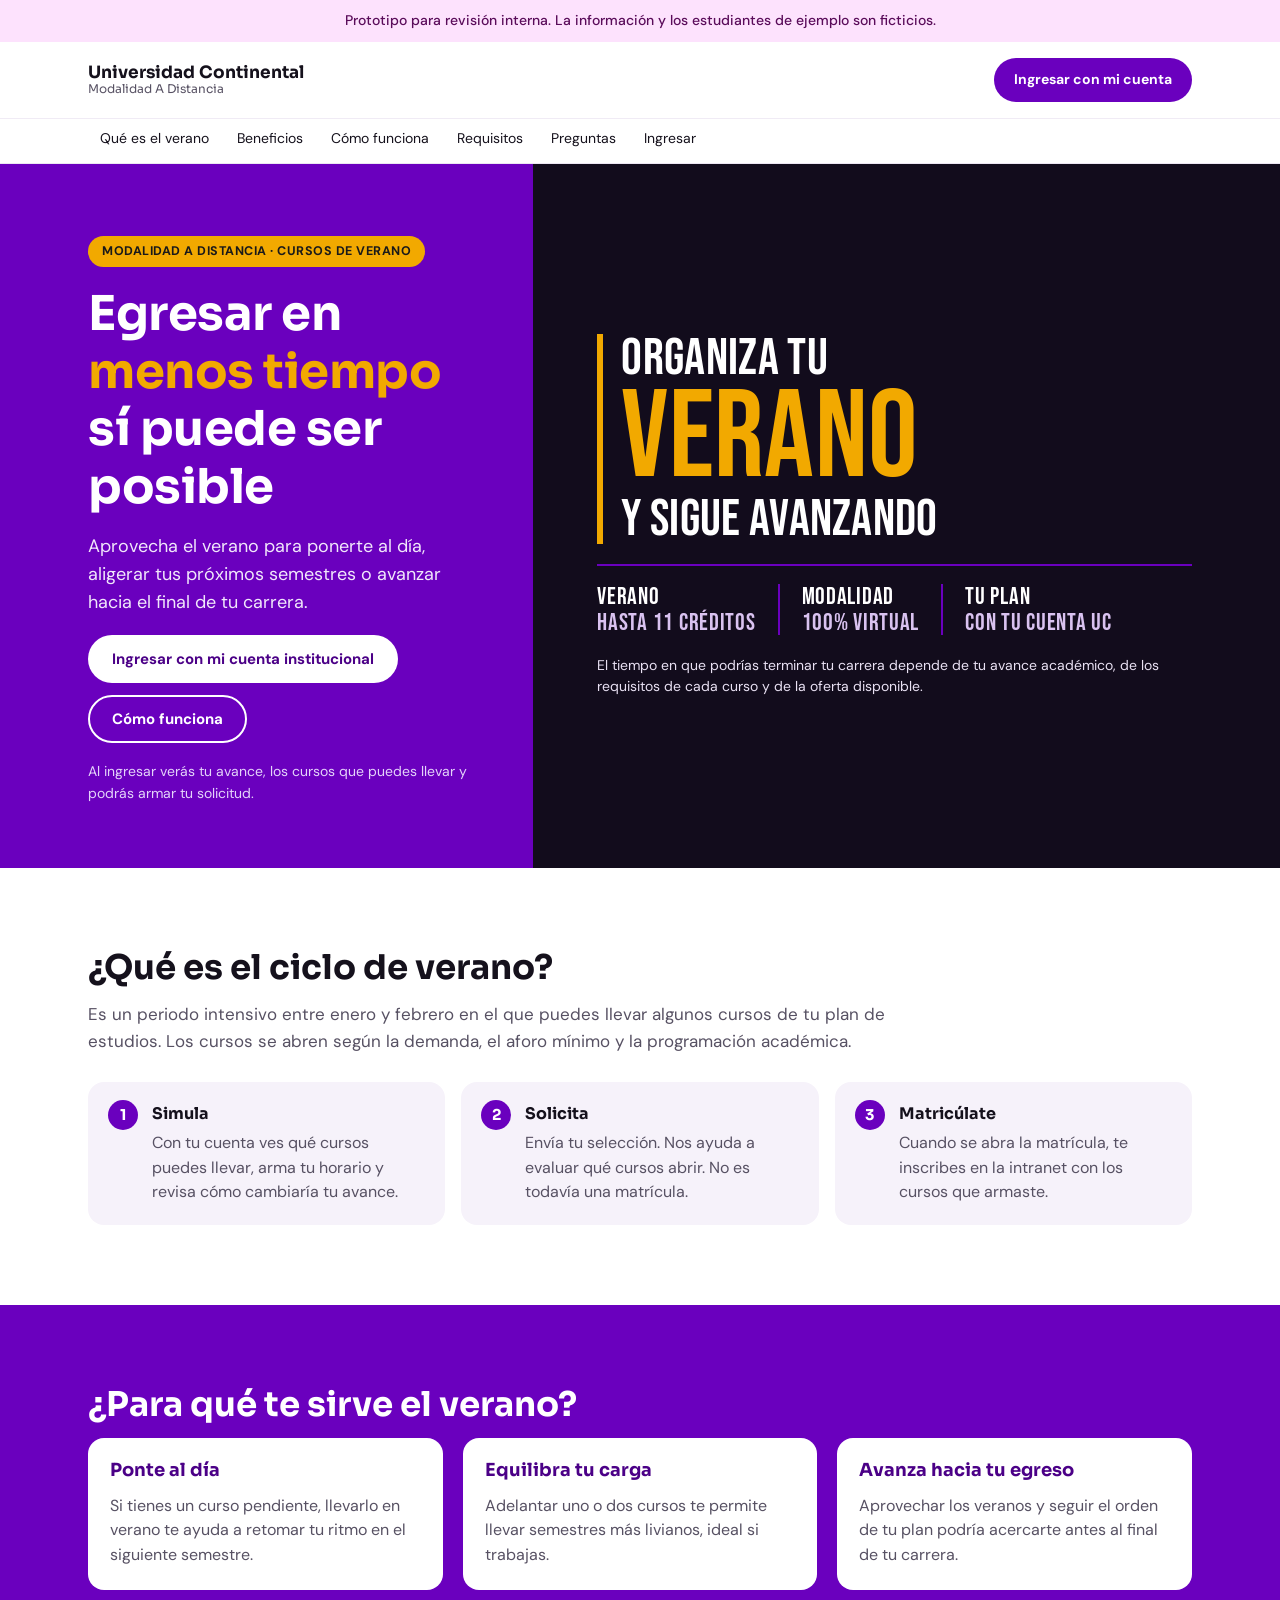
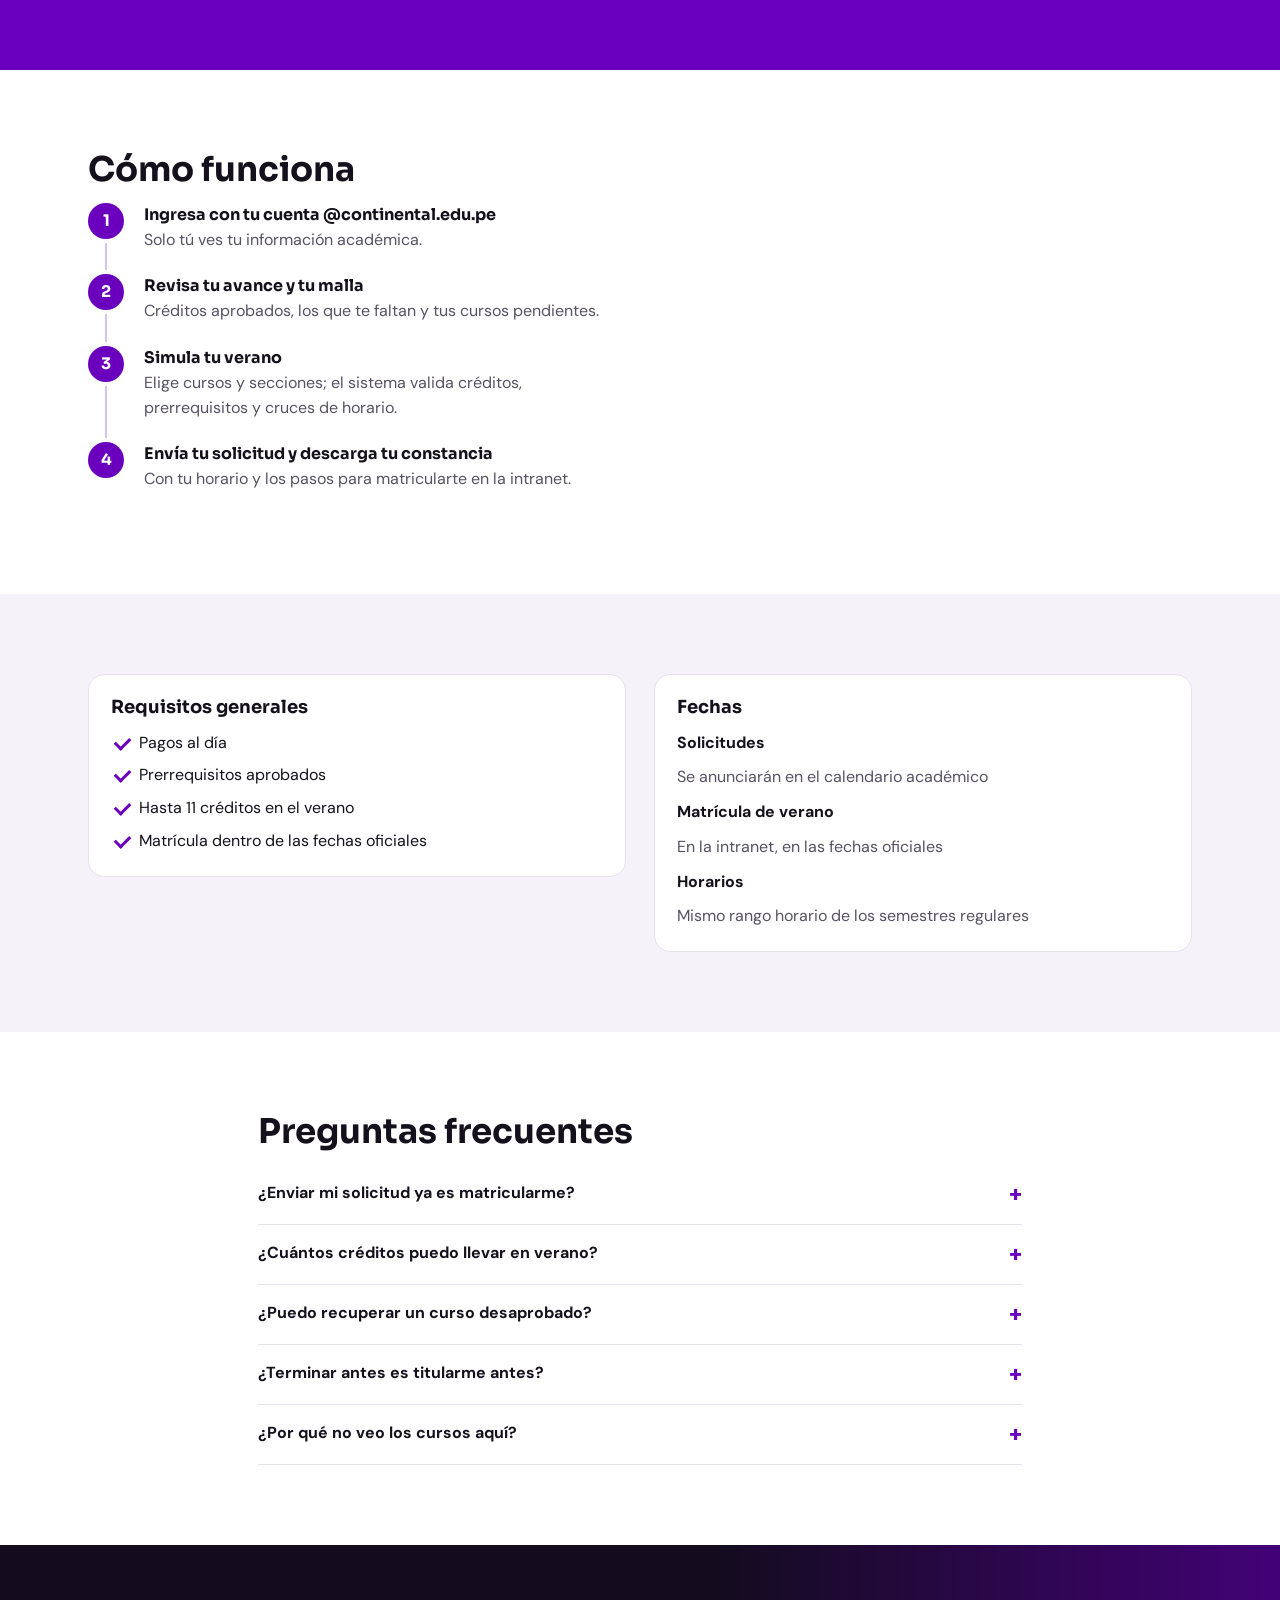
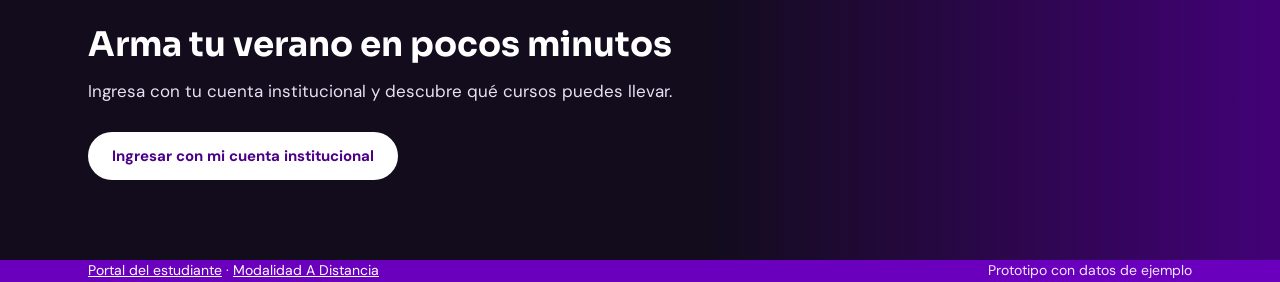
<file: index.html>
<!doctype html>
<html lang="es">
<head>
<meta charset="utf-8">
<meta name="viewport" content="width=device-width, initial-scale=1">
<title>Cursos de verano · Universidad Continental · Modalidad A Distancia</title>
<meta name="description" content="Aprovecha el verano para avanzar en tu carrera. Ingresa con tu cuenta institucional para simular y solicitar tus cursos.">
<link rel="preconnect" href="https://fonts.googleapis.com">
<link rel="preconnect" href="https://fonts.gstatic.com" crossorigin>
<link href="https://fonts.googleapis.com/css2?family=Sora:wght@600;700&family=DM+Sans:wght@400;500;700&family=Bebas+Neue&display=swap" rel="stylesheet">
<link rel="stylesheet" href="css/estilos.css">
</head>
<body>
<a class="saltar" href="#contenido">Saltar al contenido</a>
<div class="aviso-datos" role="note">Prototipo para revisión interna. La información y los estudiantes de ejemplo son ficticios.</div>

<header class="cabecera">
  <div class="envoltura cabecera-fila">
    <a class="marca" href="#inicio" aria-label="Universidad Continental · Modalidad A Distancia">
      <img class="logo" src="https://adistancia.ucontinental.edu.pe/assets/img/logo.svg" alt="Universidad Continental · Modalidad A Distancia" onerror="this.parentElement.classList.add('sin-logo');this.remove()">
      <span class="marca-texto"><b>Universidad Continental</b><span>Modalidad A Distancia</span></span>
    </a>
    <a class="btn btn-morado btn-chico solo-escritorio" href="app.html">Ingresar con mi cuenta</a>
  </div>
  <nav class="menu" aria-label="Secciones">
    <div class="envoltura menu-fila">
      <a href="#que-es">Qué es el verano</a>
      <a href="#beneficios">Beneficios</a>
      <a href="#como-funciona">Cómo funciona</a>
      <a href="#requisitos">Requisitos</a>
      <a href="#preguntas">Preguntas</a>
      <a href="app.html">Ingresar</a>
    </div>
  </nav>
</header>

<main id="contenido">
  <section class="hero" id="inicio">
    <div class="hero-texto">
      <span class="pastilla-acento">MODALIDAD A DISTANCIA · CURSOS DE VERANO</span>
      <h1>Egresar en <mark>menos tiempo</mark> sí puede ser posible</h1>
      <p class="hero-sub">Aprovecha el verano para ponerte al día, aligerar tus próximos semestres o avanzar hacia el final de tu carrera.</p>
      <div class="hero-acciones">
        <a class="btn btn-blanco" href="app.html">Ingresar con mi cuenta institucional</a>
        <a class="btn btn-borde-claro" href="#como-funciona">Cómo funciona</a>
      </div>
      <p class="hero-nota">Al ingresar verás tu avance, los cursos que puedes llevar y podrás armar tu solicitud.</p>
    </div>
    <div class="hero-afiche">
      <img class="foto" src="https://ucontinental.edu.pe/site/wp-content/themes/salient-child/img/home-img-1.webp" alt="" onerror="this.remove()">
      <div class="afiche-titulo" aria-hidden="true"><i></i><div><span class="l1">Organiza tu</span><span class="l2">Verano</span><span class="l3">y sigue avanzando</span></div></div>
      <div class="afiche-datos"><div>Verano<span>Hasta 11 créditos</span></div><div>Modalidad<span>100% virtual</span></div><div>Tu plan<span>Con tu cuenta UC</span></div></div>
      <p class="afiche-nota">El tiempo en que podrías terminar tu carrera depende de tu avance académico, de los requisitos de cada curso y de la oferta disponible.</p>
    </div>
  </section>

  <section class="bloque" id="que-es">
    <div class="envoltura">
      <h2>¿Qué es el ciclo de verano?</h2>
      <p class="bajada">Es un periodo intensivo entre enero y febrero en el que puedes llevar algunos cursos de tu plan de estudios. Los cursos se abren según la demanda, el aforo mínimo y la programación académica.</p>
      <ol class="distinciones">
        <li><b>Simula</b><p>Con tu cuenta ves qué cursos puedes llevar, arma tu horario y revisa cómo cambiaría tu avance.</p></li>
        <li><b>Solicita</b><p>Envía tu selección. Nos ayuda a evaluar qué cursos abrir. No es todavía una matrícula.</p></li>
        <li><b>Matricúlate</b><p>Cuando se abra la matrícula, te inscribes en la intranet con los cursos que armaste.</p></li>
      </ol>
    </div>
  </section>

  <section class="bloque bloque-morado" id="beneficios">
    <div class="envoltura">
      <h2>¿Para qué te sirve el verano?</h2>
      <div class="rejilla-3">
        <article class="tarjeta beneficio"><img class="icono" src="https://adistancia.ucontinental.edu.pe/assets/img/icon-certificado-uc.svg" alt="" onerror="this.remove()"><h3>Ponte al día</h3><p>Si tienes un curso pendiente, llevarlo en verano te ayuda a retomar tu ritmo en el siguiente semestre.</p></article>
        <article class="tarjeta beneficio"><img class="icono" src="https://adistancia.ucontinental.edu.pe/assets/img/icon-tutorial-uc.svg" alt="" onerror="this.remove()"><h3>Equilibra tu carga</h3><p>Adelantar uno o dos cursos te permite llevar semestres más livianos, ideal si trabajas.</p></article>
        <article class="tarjeta beneficio"><img class="icono" src="https://adistancia.ucontinental.edu.pe/assets/img/icon-birrete.svg" alt="" onerror="this.remove()"><h3>Avanza hacia tu egreso</h3><p>Aprovechar los veranos y seguir el orden de tu plan podría acercarte antes al final de tu carrera.</p></article>
      </div>
    </div>
  </section>

  <section class="bloque" id="como-funciona">
    <div class="envoltura matricula-grid">
      <div>
        <h2>Cómo funciona</h2>
        <ol class="pasos">
          <li><b>Ingresa con tu cuenta @continental.edu.pe</b><p>Solo tú ves tu información académica.</p></li>
          <li><b>Revisa tu avance y tu malla</b><p>Créditos aprobados, los que te faltan y tus cursos pendientes.</p></li>
          <li><b>Simula tu verano</b><p>Elige cursos y secciones; el sistema valida créditos, prerrequisitos y cruces de horario.</p></li>
          <li><b>Envía tu solicitud y descarga tu constancia</b><p>Con tu horario y los pasos para matricularte en la intranet.</p></li>
        </ol>
      </div>
      <img class="foto-seccion" src="https://adistancia.ucontinental.edu.pe/assets/img/ciencias-de-la-computacion-sm.webp" alt="Estudiante trabajando en su computadora" onerror="this.remove()">
    </div>
  </section>

  <section class="bloque bloque-alterno" id="requisitos">
    <div class="envoltura matricula-grid">
      <div class="tarjeta">
        <h3>Requisitos generales</h3>
        <ul class="lista-check"><li>Pagos al día</li><li>Prerrequisitos aprobados</li><li>Hasta 11 créditos en el verano</li><li>Matrícula dentro de las fechas oficiales</li></ul>
      </div>
      <div class="tarjeta">
        <h3>Fechas</h3>
        <dl class="fechas"><dt>Solicitudes</dt><dd>Se anunciarán en el calendario académico</dd><dt>Matrícula de verano</dt><dd>En la intranet, en las fechas oficiales</dd><dt>Horarios</dt><dd>Mismo rango horario de los semestres regulares</dd></dl>
      </div>
    </div>
  </section>

  <section class="bloque" id="preguntas">
    <div class="envoltura estrecho">
      <h2>Preguntas frecuentes</h2>
      <details class="faq"><summary>¿Enviar mi solicitud ya es matricularme?</summary><p>No. La solicitud nos ayuda a decidir qué cursos abrir. Te matriculas después en la intranet, en las fechas oficiales.</p></details>
      <details class="faq"><summary>¿Cuántos créditos puedo llevar en verano?</summary><p>Hasta 11 créditos.</p></details>
      <details class="faq"><summary>¿Puedo recuperar un curso desaprobado?</summary><p>Sí, si el curso se ofrece en verano. Al ingresar verás cuáles puedes recuperar.</p></details>
      <details class="faq"><summary>¿Terminar antes es titularme antes?</summary><p>No necesariamente. Se refiere a completar los cursos del plan; la titulación tiene sus propios requisitos.</p></details>
      <details class="faq"><summary>¿Por qué no veo los cursos aquí?</summary><p>La información de tu plan y de la oferta es personal: la ves al ingresar con tu cuenta institucional.</p></details>
    </div>
  </section>

  <section class="bloque bloque-oscuro bloque-foto">
    <img class="foto" src="https://ucontinental.edu.pe/site/wp-content/themes/salient-child/img/tu-futuro-es-global.webp" alt="" onerror="this.remove()">
    <div class="envoltura">
      <h2>Arma tu verano en pocos minutos</h2>
      <p class="bajada">Ingresa con tu cuenta institucional y descubre qué cursos puedes llevar.</p>
      <a class="btn btn-blanco" href="app.html">Ingresar con mi cuenta institucional</a>
    </div>
  </section>
</main>

<footer class="pie"><div class="envoltura pie-fila">
  <img src="https://ucontinental.edu.pe/site/wp-content/themes/salient-child/img/logo.svg" alt="Universidad Continental" style="height:32px" onerror="this.remove()">
  <span><a href="https://estudiantes.ucontinental.edu.pe/" target="_blank" rel="noopener">Portal del estudiante</a> · <a href="https://adistancia.ucontinental.edu.pe/" target="_blank" rel="noopener">Modalidad A Distancia</a></span>
  <span>Prototipo con datos de ejemplo</span>
</div></footer>
</body>
</html>
</file>
<file: css/estilos.css>
/* =====================================================================
   Estilos · mobile first · sistema visual sobrio y configurable
   ===================================================================== */
:root{
  --morado:#6A00BE; --morado-osc:#4B0087; --morado-claro:#F3ECFB; --lila:#D9C2F0;
  --noche:#120C1C; --texto:#15111C; --suave:#575163; --linea:#E5E2EB; --alterno:#F8F7FA;
  --verano:#DCEEFF; --verano-txt:#0B3A5B; --verano-borde:#9CCBF0;
  --demo:#FDE2FD; --demo-txt:#5A0C5A;
  --ok:#145C34; --ok-bg:#E3F2EA; --aviso:#7A4B00; --aviso-bg:#FFF3D6;
  --radio:12px; --sombra:0 6px 24px rgba(18,12,28,.08);
  --display:'Sora',system-ui,sans-serif; --sans:'DM Sans',system-ui,sans-serif;
}
*{box-sizing:border-box}
html{scroll-behavior:smooth;scroll-padding-top:120px}
body{margin:0;font-family:var(--sans);font-size:16px;line-height:1.55;color:var(--texto);background:#fff;overflow-x:hidden}
h1,h2,h3{font-family:var(--display);line-height:1.2;margin:0 0 12px}
h2{font-size:clamp(24px,5vw,34px)}
h3{font-size:18px}
p{margin:0 0 12px}
a{color:var(--morado)}
:focus-visible{outline:3px solid var(--morado);outline-offset:2px;border-radius:4px}
.oculto{display:none!important}
.envoltura{max-width:1160px;margin:0 auto;padding:0 20px}
.estrecho{max-width:820px}
.saltar{position:absolute;left:-9999px;top:0;background:#fff;padding:12px;z-index:100}
.saltar:focus{left:12px}

/* Botones: objetivo táctil mínimo de 44 px */
.btn{display:inline-flex;align-items:center;justify-content:center;gap:8px;min-height:48px;padding:0 22px;border-radius:999px;border:2px solid transparent;font:700 15px/1.2 var(--sans);text-decoration:none;cursor:pointer;text-align:center}
.btn-chico{min-height:44px;padding:0 18px;font-size:14px}
.btn-morado{background:var(--morado);color:#fff}
.btn-morado:hover{background:var(--morado-osc);color:#fff}
.btn-blanco{background:#fff;color:var(--morado-osc)}
.btn-blanco:hover{background:var(--morado-claro)}
.btn-borde{background:#fff;border-color:var(--morado);color:var(--morado-osc)}
.btn-borde:hover{background:var(--morado-claro)}
.btn[disabled]{opacity:.55;cursor:not-allowed}
.solo-escritorio{display:none}

/* Aviso de datos (demostración / vista previa) */
.aviso-datos{background:var(--demo);color:var(--demo-txt);font-size:14px;font-weight:500;text-align:center;padding:10px 16px}

/* Cabecera */
.cabecera{position:sticky;top:0;z-index:40;background:var(--noche);color:#fff;border-bottom:3px solid var(--morado)}
.cabecera-fila{display:flex;align-items:center;justify-content:space-between;gap:16px;min-height:64px}
.marca{display:flex;align-items:center;color:#fff;text-decoration:none}
.marca img{height:38px;width:auto;filter:brightness(0) invert(1)}
.marca-texto{font-family:var(--display);font-weight:700;font-size:15px}
.marca-texto span{font-weight:400;color:#D9C2F0}
.menu{background:var(--noche);border-top:1px solid #2A2238}
.menu-fila{display:flex;gap:4px;overflow-x:auto;scrollbar-width:none;-webkit-overflow-scrolling:touch}
.menu-fila::-webkit-scrollbar{display:none}
.menu a{flex:none;display:flex;align-items:center;min-height:44px;padding:0 12px;color:#E9E1F3;text-decoration:none;font-size:14px;white-space:nowrap;border-bottom:3px solid transparent}
.menu a:hover{color:#fff;border-bottom-color:var(--lila)}

/* Portada */
.portada{background:var(--noche);color:#fff;padding:40px 0 48px}
.portada-grid{display:grid;gap:32px}
.portada h1{font-size:clamp(32px,8vw,54px);font-weight:700;letter-spacing:-.01em}
.portada h1 mark{background:var(--morado);color:#fff;padding:0 .12em;border-radius:6px;-webkit-box-decoration-break:clone;box-decoration-break:clone}
.portada-sub{font-size:18px;color:#E9E1F3;max-width:52ch}
.portada-acciones{display:flex;flex-wrap:wrap;gap:12px 20px;align-items:center;margin:24px 0 12px}
.enlace-claro{color:#fff;font-weight:500;min-height:44px;display:inline-flex;align-items:center}
.portada-nota{font-size:14px;color:#C8BBD8;margin:0}
.portada-datos{background:#fff;color:var(--texto);border-radius:var(--radio);padding:24px;box-shadow:var(--sombra)}
.datos-clave{list-style:none;margin:0 0 20px;padding:0;display:grid;grid-template-columns:repeat(3,1fr);gap:12px}
.datos-clave li{display:flex;flex-direction:column}
.datos-clave b{font-family:var(--display);font-size:32px;color:var(--morado);line-height:1.1}
.datos-clave span{font-size:13px;color:var(--suave)}
.pista-ejemplo small{display:block;font-size:12px;color:var(--suave);margin-top:8px}
.portada-dato{font-size:14px;color:var(--suave);margin:16px 0 0;padding-top:16px;border-top:1px solid var(--linea)}

/* Pista S/V */
.pista{display:flex;flex-wrap:wrap;gap:4px}
.pista span{min-width:30px;height:28px;padding:0 6px;border-radius:6px;display:inline-flex;align-items:center;justify-content:center;font-size:11.5px;font-weight:700}
.p-s{background:var(--morado);color:#fff}
.p-v{background:var(--verano);color:var(--verano-txt);border:1px solid var(--verano-borde)}
.p-vacio{background:#fff;color:#6E6780;border:1px dashed #B7AEC6}
.p-fin{background:var(--noche);color:#fff}

/* Bloques */
.bloque{padding:56px 0}
.bloque-alterno{background:var(--alterno)}
.bloque-oscuro{background:var(--noche);color:#fff}
.bloque-oscuro .bajada{color:#E9E1F3}
.bajada{font-size:17px;color:var(--suave);max-width:70ch;margin-bottom:28px}
.rejilla-2,.rejilla-3{display:grid;gap:20px}
.tarjeta{background:#fff;border:1px solid var(--linea);border-radius:var(--radio);padding:22px}
.tarjeta p:last-child{margin-bottom:0}

/* Distinciones: consultar / interés / matrícula */
.distinciones{list-style:none;margin:0;padding:0;display:grid;gap:16px;counter-reset:d}
.distinciones li{counter-increment:d;border:1px solid var(--linea);border-radius:var(--radio);padding:20px 20px 20px 64px;position:relative}
.distinciones li::before{content:counter(d);position:absolute;left:20px;top:18px;width:30px;height:30px;border-radius:999px;background:var(--morado);color:#fff;font:700 15px/30px var(--display);text-align:center}
.distinciones b{display:block;font-family:var(--display);margin-bottom:4px}
.distinciones p{margin:0;color:var(--suave)}

/* Beneficios */
.beneficio{border-top:4px solid var(--morado)}
.beneficio h3{color:var(--morado-osc)}

/* Selector y ficha */
.selector{display:flex;flex-direction:column;gap:6px;max-width:460px;margin-bottom:20px}
.selector label{font-weight:700}
select,input{font:inherit;color:var(--texto);min-height:48px;padding:10px 14px;border:1px solid #BDB4CB;border-radius:10px;background:#fff;width:100%}
select:focus,input:focus{border-color:var(--morado)}
.ficha{display:grid;gap:16px;margin-bottom:28px}
.ficha-datos{display:grid;gap:8px}
.ficha-datos p{margin:0;color:var(--suave)}
.recuadro-negro{background:var(--noche);color:#fff;border-radius:var(--radio);padding:20px}
.recuadro-negro small{color:#D9C2F0;font-weight:700;letter-spacing:.04em}
.recuadro-negro h3{margin:6px 0}
.recuadro-negro p{color:#E9E1F3;margin:0}
.nota-carrera{background:var(--aviso-bg);color:var(--aviso);border-radius:10px;padding:12px 14px;font-size:14px}
.nota-origen{background:var(--demo);color:var(--demo-txt);border-radius:10px;padding:12px 14px;font-size:13.5px}

/* Comparación */
.filtros{display:flex;flex-wrap:wrap;gap:8px;margin:0 0 20px}
.chip{min-height:44px;padding:0 16px;border-radius:999px;border:2px solid #D9C2F0;background:#fff;color:var(--morado-osc);font:700 14px var(--sans);cursor:pointer}
.chip[aria-pressed="true"]{background:var(--morado);border-color:var(--morado);color:#fff}
.grupo{border:1px solid var(--linea);border-radius:var(--radio);background:#fff;margin-bottom:14px}
.grupo>summary{list-style:none;cursor:pointer;padding:16px 20px;display:flex;flex-wrap:wrap;justify-content:space-between;align-items:center;gap:8px;min-height:56px}
.grupo>summary::-webkit-details-marker{display:none}
.grupo>summary::after{content:"+";font:700 22px var(--display);color:var(--morado)}
.grupo[open]>summary::after{content:"−"}
.grupo-titulo{font-family:var(--display);font-weight:700;font-size:17px}
.grupo-resumen{font-size:14px;color:var(--suave);flex:1 1 100%}
.opcion{display:grid;gap:12px;padding:16px 20px;border-top:1px solid var(--linea)}
.opcion-cab{display:flex;flex-wrap:wrap;align-items:center;gap:8px}
.opcion-cab b{font-family:var(--display);font-size:16px}
.etiqueta{display:inline-block;padding:3px 10px;border-radius:999px;font-size:12.5px;font-weight:700;background:var(--morado-claro);color:var(--morado-osc)}
.etiqueta-verano{background:var(--verano);color:var(--verano-txt)}
.etiqueta-ok{background:var(--ok-bg);color:var(--ok)}
.opcion-datos{display:grid;grid-template-columns:repeat(2,minmax(0,1fr));gap:8px 16px;font-size:14px;color:var(--suave)}
.opcion-datos b{display:block;color:var(--texto);font-size:15px}

/* Detalle */
.detalle-cab{display:flex;flex-wrap:wrap;gap:12px;justify-content:space-between;align-items:flex-start;margin-bottom:16px}
.resumen-4{display:grid;grid-template-columns:repeat(2,minmax(0,1fr));gap:12px;margin:16px 0}
.resumen-4 div{background:#fff;border:1px solid var(--linea);border-radius:10px;padding:14px}
.resumen-4 small{display:block;color:var(--suave);font-size:13px}
.resumen-4 b{font-family:var(--display);font-size:18px}
.aviso-plan{background:var(--morado-claro);border-left:4px solid var(--morado);border-radius:8px;padding:14px 16px;font-size:14.5px;margin:16px 0}
.anio{margin-top:24px}
.anio>h3{font-size:16px;color:var(--suave);text-transform:uppercase;letter-spacing:.06em}
.periodos{display:grid;gap:12px}
.periodo{background:#fff;border:1px solid var(--linea);border-radius:var(--radio)}
.periodo>summary{list-style:none;cursor:pointer;padding:14px 16px;display:flex;justify-content:space-between;gap:8px;align-items:center;min-height:52px}
.periodo>summary::-webkit-details-marker{display:none}
.periodo.es-verano{border-color:var(--verano-borde);background:#F5FAFF}
.periodo-nombre{font-family:var(--display);font-weight:700}
.periodo-meta{font-size:13px;color:var(--suave)}
.cursos{list-style:none;margin:0;padding:0 16px 14px;display:grid;gap:8px}
.curso{display:grid;gap:6px;padding:10px 12px;border-radius:10px;background:var(--alterno)}
.curso-fila{display:flex;justify-content:space-between;gap:10px}
.curso-nombre{font-weight:700}
.curso-cod{font-size:12.5px;color:var(--suave)}
.curso-etq{display:flex;flex-wrap:wrap;gap:6px}
.casilla{display:flex;align-items:flex-start;gap:10px;min-height:44px;cursor:pointer;font-size:14.5px}
.casilla input{width:22px;min-height:22px;height:22px;margin-top:2px;accent-color:var(--morado);flex:none}
.acciones{display:flex;flex-wrap:wrap;gap:12px;margin-top:20px}
.desplegable{margin-top:16px;border:1px solid var(--linea);border-radius:var(--radio);background:#fff}
.desplegable>summary{cursor:pointer;padding:14px 16px;font-weight:700;min-height:48px}
.desplegable>*:not(summary){padding:0 16px 14px}

/* Cursos clave */
.clave-lista{display:grid;gap:16px}
.clave{border-left:4px solid var(--morado)}
.clave h3{margin-bottom:4px}
.clave .dato{font-family:var(--display);font-weight:700;color:var(--morado-osc)}

/* Interés */
.interes-grid{display:grid;gap:28px}
.item-interes{display:flex;justify-content:space-between;align-items:center;gap:12px;background:#fff;border:1px solid var(--linea);border-radius:10px;padding:12px 14px;margin-bottom:10px}
.contador{font-weight:700;margin:12px 0}
.contador.excede{color:#8E2A1F}
.formulario h3{margin-bottom:6px}
.campo{display:flex;flex-direction:column;gap:6px;margin-bottom:14px}
.campo label{font-weight:700;font-size:14.5px}
.opcional{font-weight:400;color:var(--suave)}
.explica{font-size:14px;color:var(--suave)}
.mensaje{font-size:14.5px;font-weight:700;margin:12px 0;min-height:1em}
.mensaje.ok{color:var(--ok)} .mensaje.error{color:#8E2A1F}
.btn-texto{background:none;border:0;color:var(--morado);font:700 14px var(--sans);cursor:pointer;min-height:44px;padding:0 6px;text-decoration:underline}

/* Matrícula */
.matricula-grid{display:grid;gap:28px}
.pasos{list-style:none;margin:0;padding:0;counter-reset:p}
.pasos li{counter-increment:p;position:relative;padding:0 0 22px 56px}
.pasos li::before{content:counter(p);position:absolute;left:0;top:0;width:36px;height:36px;border-radius:999px;background:var(--morado);color:#fff;font:700 16px/36px var(--display);text-align:center}
.pasos li::after{content:"";position:absolute;left:17px;top:40px;bottom:4px;width:2px;background:var(--lila)}
.pasos li:last-child::after{display:none}
.pasos b{display:block;font-family:var(--display)}
.pasos p{color:var(--suave);margin:0}
.lista-check{list-style:none;margin:0;padding:0;display:grid;gap:8px}
.lista-check li{padding-left:28px;position:relative}
.lista-check li::before{content:"";position:absolute;left:4px;top:6px;width:12px;height:7px;border-left:3px solid var(--morado);border-bottom:3px solid var(--morado);transform:rotate(-45deg)}
.fechas{margin:0;display:grid;gap:10px}
.fechas dt{font-weight:700}
.fechas dd{margin:0;color:var(--suave)}

/* Preguntas */
.faq{border-bottom:1px solid var(--linea)}
.faq>summary{list-style:none;cursor:pointer;display:flex;justify-content:space-between;gap:12px;padding:16px 0;font-weight:700;min-height:48px}
.faq>summary::-webkit-details-marker{display:none}
.faq>summary::after{content:"+";font:700 22px var(--display);color:var(--morado)}
.faq[open]>summary::after{content:"−"}
.faq p{color:var(--suave);padding-bottom:10px}

/* Contacto */
.contacto{background:#1E1530;border:1px solid #3A2F4D;border-radius:var(--radio);padding:22px;color:#fff}
.contacto small{color:#D9C2F0;font-weight:700;letter-spacing:.04em}
.contacto p{color:#E9E1F3}
.contacto a{color:#fff}
.pendiente{display:inline-block;background:var(--aviso-bg);color:var(--aviso);border-radius:8px;padding:4px 10px;font-size:13px;font-weight:700}

/* Pie */
.pie{background:var(--morado);color:#F1E7FB;font-size:14px}
.pie-fila{display:flex;flex-wrap:wrap;gap:12px 24px;justify-content:space-between;align-items:center;padding-top:22px;padding-bottom:22px}
.pie a{color:#fff}
.pie img{height:32px;filter:brightness(0) invert(1)}
.vacio{padding:28px;text-align:center;color:var(--suave);background:#fff;border:1px dashed #CFC6DA;border-radius:var(--radio)}

@media (min-width: 720px){
  .envoltura{padding:0 28px}
  .rejilla-2{grid-template-columns:repeat(2,minmax(0,1fr))}
  .rejilla-3{grid-template-columns:repeat(3,minmax(0,1fr))}
  .distinciones{grid-template-columns:repeat(3,minmax(0,1fr))}
  .resumen-4{grid-template-columns:repeat(4,minmax(0,1fr))}
  .periodos{grid-template-columns:repeat(3,minmax(0,1fr));align-items:start}
  .opcion{grid-template-columns:minmax(0,1.4fr) minmax(0,2fr) auto;align-items:center}
  .opcion-datos{grid-template-columns:repeat(3,minmax(0,1fr))}
  .grupo-resumen{flex:0 1 auto}
  .ficha{grid-template-columns:minmax(0,1fr) minmax(0,1fr)}
}
@media (min-width: 1000px){
  .solo-escritorio{display:inline-flex}
  .portada{padding:64px 0 72px}
  .portada-grid{grid-template-columns:minmax(0,7fr) minmax(0,5fr);align-items:center;gap:48px}
  .interes-grid,.matricula-grid{grid-template-columns:minmax(0,1fr) minmax(0,1fr);align-items:start}
  .clave-lista{grid-template-columns:repeat(2,minmax(0,1fr))}
}
@media (prefers-reduced-motion: reduce){ html{scroll-behavior:auto} *{transition:none!important;animation:none!important} }

/* =====================================================================
   TEMA PORTAL: mismo lenguaje visual de portal-academico-uc
   (encabezado blanco, portada morada y negra con foto y afiche,
   acento ámbar, tipografía Bebas Neue para cifras)
   ===================================================================== */
:root{
  --acento:#F2A900; --poster:'Bebas Neue',Impact,sans-serif; --lila-fondo:#F6F2FA;
  --verano:#FFF1CC; --verano-txt:#5C3D00; --verano-borde:#F2A900;
}
/* Encabezado blanco */
.cabecera{background:#fff;color:var(--texto);border-bottom:1px solid #ECE6F3}
.cabecera-fila{min-height:76px}
.marca{color:var(--texto)}
.marca img{height:44px;width:auto;filter:none}
.marca-texto{display:none}
.marca.sin-logo .marca-texto{display:flex;flex-direction:column;line-height:1.1}
.marca-texto b{font-family:var(--display);font-size:17px}
.marca-texto span{font-size:12px;color:var(--suave)}
.menu{background:#fff;border-top:1px solid #F0EBF5}
.menu a{color:var(--texto)}
.menu a:hover{color:var(--morado);border-bottom-color:var(--morado)}

/* Portada: bloque morado + afiche oscuro con foto */
.hero{display:grid}
.hero-texto{background:var(--morado);color:#fff;padding:44px 20px;display:flex;flex-direction:column;gap:18px;justify-content:center}
.hero-texto h1{font-size:clamp(32px,7vw,48px);font-weight:700;margin:0;letter-spacing:-.01em}
.hero-texto h1 mark{background:none;color:var(--acento);padding:0}
.pastilla-acento{align-self:flex-start;padding:6px 14px;border-radius:999px;background:var(--acento);color:#1A1A1A;font-weight:700;font-size:12.5px;letter-spacing:.04em}
.hero-sub{font-size:18px;color:#F1E7FB;max-width:46ch;margin:0}
.hero-acciones{display:flex;flex-wrap:wrap;gap:12px}
.btn-borde-claro{border-color:#fff;color:#fff;background:transparent}
.btn-borde-claro:hover{background:rgba(255,255,255,.12);color:#fff}
.hero-nota{font-size:14px;color:#E4D3FA;margin:0}
.hero-afiche{position:relative;overflow:hidden;background:var(--noche);color:#fff;padding:44px 20px;display:flex;flex-direction:column;justify-content:center;gap:20px;min-height:360px}
.hero-afiche > *{position:relative;z-index:1}
.hero-afiche > .foto{position:absolute;inset:0;z-index:0;width:100%;height:100%;object-fit:cover}
.hero-afiche::after{content:"";position:absolute;inset:0;z-index:0;background:linear-gradient(90deg,rgba(18,12,28,.94) 0%,rgba(18,12,28,.86) 55%,rgba(18,12,28,.66) 100%)}
.afiche-titulo{display:flex;gap:18px}
.afiche-titulo i{width:6px;background:var(--acento);flex:none}
.afiche-titulo div{display:flex;flex-direction:column;font-family:var(--poster);letter-spacing:.02em}
.afiche-titulo .l1,.afiche-titulo .l3{font-size:clamp(30px,6vw,52px);line-height:.95}
.afiche-titulo .l2{font-size:clamp(64px,13vw,124px);line-height:.9;color:var(--acento)}
.afiche-datos{display:flex;flex-wrap:wrap;gap:18px 22px;font-family:var(--poster);font-size:24px;line-height:1.05;letter-spacing:.03em;padding-top:18px;border-top:2px solid var(--morado)}
.afiche-datos div{display:flex;flex-direction:column;padding-right:22px;border-right:2px solid var(--morado)}
.afiche-datos div:last-child{border:0}
.afiche-datos span{color:#D9C2F0}
.afiche-nota{font-size:14px;color:#E9E1F3;max-width:60ch;margin:0}

/* Secciones y tarjetas estilo portal */
.bloque{padding:64px 0}
.bloque-alterno{background:var(--lila-fondo)}
.bloque-morado{background:var(--morado);color:#fff}
.bloque-morado h2{color:#fff}
.bloque-morado .tarjeta{border:0;border-radius:16px;color:var(--texto)}
.bloque-morado .tarjeta p{color:var(--suave)}
.tarjeta{border-radius:16px}
.beneficio{border-top:0}
.beneficio .icono{width:52px;height:52px;margin-bottom:10px}
.beneficio h3{color:var(--morado-osc)}
.distinciones li{background:var(--lila-fondo);border:0;border-radius:16px}
.distinciones li::before{background:var(--morado)}
.recuadro-negro{border:3px solid var(--acento);border-radius:16px}
.recuadro-negro small{color:var(--acento)}
.clave{border-left:0;border-top:4px solid var(--acento)}
.dato,.clave .dato{font-family:var(--poster);font-size:26px;font-weight:400;letter-spacing:.02em;color:var(--morado)}
.resumen-4 b,.stat b{font-family:var(--display)}
.foto-seccion{width:100%;aspect-ratio:16/9;object-fit:cover;border-radius:16px;margin-bottom:24px;display:block}

/* Veranos en ámbar, como en el portal */
.p-v{background:var(--acento);color:#1A1A1A;border:0}
.etiqueta-verano{background:var(--verano);color:var(--verano-txt)}
.periodo.es-verano{border-color:var(--verano-borde);background:#FFFBF0}
.opcion-cab .etiqueta:not(.etiqueta-ok){background:var(--acento);color:#1A1A1A}

/* Contacto con foto de fondo */
.bloque-foto{position:relative;overflow:hidden}
.bloque-foto > .foto{position:absolute;inset:0;width:100%;height:100%;object-fit:cover;z-index:0}
.bloque-foto::after{content:"";position:absolute;inset:0;z-index:0;background:linear-gradient(90deg,rgba(18,12,28,.96) 0%,rgba(18,12,28,.9) 55%,rgba(75,0,135,.85) 100%)}
.bloque-foto > .envoltura{position:relative;z-index:1}
.contacto{background:rgba(30,21,48,.92)}

/* Respaldo institucional */
.respaldo{display:grid;gap:24px}
.respaldo article{border-top:4px solid var(--morado);padding-top:18px}
.respaldo h3{font-size:18px;margin-bottom:8px}
.respaldo p{margin:0 0 10px;color:var(--suave);font-size:15px}

@media (min-width: 720px){
  .respaldo{grid-template-columns:repeat(3,minmax(0,1fr))}
  .hero-texto,.hero-afiche{padding:56px 32px}
}
@media (min-width: 1000px){
  .hero{grid-template-columns:minmax(0,5fr) minmax(0,7fr);min-height:540px}
  .hero-texto{padding:72px 48px 64px max(28px,calc((100vw - 1160px)/2 + 28px))}
  .hero-afiche{padding:64px max(28px,calc((100vw - 1160px)/2 + 28px)) 64px 64px}
  .bloque{padding:80px 0}
}

/* =====================================================================
   PROTOTIPO · área privada
   ===================================================================== */
.usuario{display:flex;align-items:center;gap:12px}
.avatar{width:40px;height:40px;border-radius:999px;background:var(--morado);color:#fff;display:flex;align-items:center;justify-content:center;font-family:var(--display);font-weight:700}
.bienvenida{background:var(--morado);color:#fff;padding:36px 0}
.bienvenida h1{font-size:clamp(26px,5vw,36px);margin:0 0 6px;color:#fff}
.bienvenida p{margin:0;color:#F1E7FB}
.kpis{display:grid;grid-template-columns:repeat(2,minmax(0,1fr));gap:12px;margin-top:22px}
.kpi{background:rgba(255,255,255,.1);border:1px solid rgba(255,255,255,.22);border-radius:14px;padding:14px 16px}
.kpi small{display:block;color:#E4D3FA;font-size:13px}
.kpi b{display:block;font-family:var(--poster);font-weight:400;font-size:34px;line-height:1.05;color:#fff}
.kpi.acento b{color:var(--acento)}
.barra-avance{height:10px;border-radius:99px;background:rgba(255,255,255,.2);margin-top:18px;overflow:hidden}
.barra-avance i{display:block;height:100%;background:var(--acento);border-radius:99px}
.pasos-nav{background:#fff;border-bottom:1px solid #ECE6F3;position:sticky;top:76px;z-index:30}
.pasos-nav .envoltura{display:flex;gap:6px;overflow-x:auto;scrollbar-width:none}
.pasos-nav button{flex:none;min-height:52px;padding:0 14px;border:0;border-bottom:3px solid transparent;background:none;font:500 15px var(--sans);color:var(--texto);cursor:pointer;display:flex;align-items:center;gap:8px}
.pasos-nav button span{width:24px;height:24px;border-radius:99px;background:var(--lila-fondo);color:var(--morado-osc);font:700 12px/24px var(--display);text-align:center}
.pasos-nav button[aria-current="step"]{border-bottom-color:var(--morado);color:var(--morado-osc);font-weight:700}
.pasos-nav button[aria-current="step"] span{background:var(--morado);color:#fff}
.vista{padding:32px 0 120px}
.vista-grid{display:grid;gap:24px}
.vista h2{margin-bottom:6px}
.intro{color:var(--suave);margin-bottom:20px;max-width:70ch}
.panel{background:#fff;border:1px solid var(--linea);border-radius:16px;padding:20px}
.panel h3{margin-bottom:10px}
.aviso{border-radius:12px;padding:14px 16px;font-size:14.5px;margin-bottom:16px}
.aviso-rojo{background:#FDE9E7;color:#7A2419}
.aviso-ambar{background:#FFF3D6;color:#6B4200}
.aviso-verde{background:var(--ok-bg);color:var(--ok)}
.aviso-lila{background:var(--morado-claro);color:var(--morado-osc)}
.lista-pasos{margin:0;padding-left:20px}
.lista-pasos li{margin-bottom:8px}
/* Malla */
.malla{display:grid;grid-template-columns:repeat(10,minmax(150px,1fr));gap:10px;overflow-x:auto;padding-bottom:8px}
.malla-col h4{font:700 14px var(--display);text-align:center;margin:0 0 8px}
.chip-curso{display:block;width:100%;text-align:left;border:1px solid transparent;border-radius:10px;padding:8px 10px;margin-bottom:8px;font:500 12.5px/1.3 var(--sans);cursor:pointer;min-height:44px}
.chip-curso small{display:block;font-size:11.5px;opacity:.85;margin-top:2px}
.e-aprobado{background:var(--morado);color:#fff}
.e-en_curso{background:var(--acento);color:#1A1A1A}
.e-desaprobado{background:#FDE9E7;color:#7A2419;border-color:#F3B8AF}
.e-pendiente{background:#F1EDF5;color:#2E2840}
.chip-curso[aria-pressed="true"]{outline:3px solid var(--morado-osc);outline-offset:1px}
.leyenda-malla{display:flex;flex-wrap:wrap;gap:14px;font-size:13.5px;margin:0 0 14px}
.leyenda-malla span{display:inline-flex;align-items:center;gap:6px}
.leyenda-malla i{width:14px;height:14px;border-radius:4px}
/* Cursos de verano */
.filtro-verano{display:flex;flex-wrap:wrap;gap:8px;margin-bottom:16px}
.curso-verano{background:#fff;border:1px solid var(--linea);border-radius:16px;padding:18px;margin-bottom:14px}
.curso-verano.elegido{border:2px solid var(--morado)}
.cv-cab{display:flex;justify-content:space-between;gap:12px;flex-wrap:wrap}
.cv-cab h3{margin:0 0 4px;font-size:17px}
.cv-meta{font-size:13px;color:var(--suave)}
.etqs{display:flex;flex-wrap:wrap;gap:6px;margin:10px 0}
.et{display:inline-block;padding:3px 10px;border-radius:999px;font-size:12.5px;font-weight:700}
.et-lila{background:var(--morado-claro);color:var(--morado-osc)}
.et-ambar{background:var(--acento);color:#1A1A1A}
.et-verde{background:var(--ok-bg);color:var(--ok)}
.et-rojo{background:#FDE9E7;color:#7A2419}
.et-gris{background:#F1EDF5;color:#3E3850}
.secciones{display:grid;gap:10px;margin-top:8px}
.seccion-op{display:flex;justify-content:space-between;align-items:center;gap:12px;flex-wrap:wrap;border:1px solid var(--linea);border-radius:12px;padding:10px 12px;background:var(--alterno)}
.seccion-op.activa{background:var(--morado-claro);border-color:var(--morado)}
.seccion-op b{font-family:var(--display)}
.seccion-op span{font-size:13px;color:var(--suave)}
.req-falta{font-size:13.5px;color:#7A2419;margin:6px 0 0}
.req-cond{font-size:13.5px;color:#6B4200;margin:6px 0 0}
/* Selección */
.seleccion{position:relative}
.seleccion .panel{border:2px solid var(--morado)}
.sel-item{display:flex;justify-content:space-between;gap:10px;padding:10px 0;border-bottom:1px solid var(--linea);font-size:14px}
.sel-item small{display:block;color:var(--suave)}
.creditos-barra{height:10px;border-radius:99px;background:var(--lila-fondo);margin:12px 0 6px;overflow:hidden}
.creditos-barra i{display:block;height:100%;background:var(--morado)}
.creditos-barra.excede i{background:#B3261E}
.valid{list-style:none;margin:12px 0;padding:0;display:grid;gap:6px;font-size:14px}
.valid li{display:flex;gap:8px;align-items:flex-start}
.valid .m{flex:none;width:20px;height:20px;border-radius:99px;display:inline-flex;align-items:center;justify-content:center;font-size:12px;font-weight:700}
.m-ok{background:var(--ok-bg);color:var(--ok)} .m-no{background:#FDE9E7;color:#7A2419} .m-av{background:#FFF3D6;color:#6B4200}
.proy{display:grid;grid-template-columns:1fr 1fr;gap:10px;margin:12px 0}
.proy div{background:var(--lila-fondo);border-radius:12px;padding:12px}
.proy small{display:block;font-size:12.5px;color:var(--suave)}
.proy b{font-family:var(--poster);font-weight:400;font-size:28px;color:var(--morado);line-height:1.1}
.barra-movil{position:fixed;left:0;right:0;bottom:0;z-index:40;background:var(--noche);color:#fff;padding:10px 16px;display:flex;justify-content:space-between;align-items:center;gap:12px}
/* Horario */
.horario-scroll{overflow-x:auto}
.horario{display:grid;grid-template-columns:56px repeat(6,minmax(96px,1fr));min-width:680px;border:1px solid var(--linea);border-radius:12px;overflow:hidden;background:#fff}
.h-cab{background:var(--morado);color:#fff;font:700 13px var(--display);text-align:center;padding:10px 4px}
.h-hora{font-size:11.5px;color:var(--suave);text-align:right;padding:2px 6px;border-top:1px solid var(--linea);height:30px}
.h-celda{border-top:1px solid var(--linea);border-left:1px solid var(--linea);height:30px;position:relative}
.h-dia{position:relative;border-left:1px solid var(--linea)}
.bloque-h{position:absolute;left:3px;right:3px;border-radius:8px;padding:4px 6px;font-size:11.5px;line-height:1.25;background:var(--morado);color:#fff;overflow:hidden}
.bloque-h.cruce{background:#B3261E}
/* Solicitud */
.tabla-sol{width:100%;border-collapse:collapse;font-size:14px}
.tabla-sol th{background:var(--morado);color:#fff;text-align:left;padding:10px}
.tabla-sol td{padding:10px;border-bottom:1px solid var(--linea);vertical-align:top}
.confirmacion{background:var(--noche);color:#fff;border-radius:16px;padding:24px;position:relative;overflow:hidden}
.confirmacion h3{color:#fff;font-size:22px}
.confirmacion .numero{font-family:var(--poster);font-size:44px;color:var(--acento);line-height:1}
.confirmacion p,.confirmacion li{color:#E9E1F3}
.modal-fondo{position:fixed;inset:0;background:rgba(18,12,28,.6);z-index:60;display:flex;align-items:center;justify-content:center;padding:16px}
.modal{background:#fff;border-radius:16px;max-width:520px;width:100%;padding:24px}
.perfil-op{display:block;width:100%;text-align:left;border:1px solid var(--linea);border-radius:12px;padding:14px;margin-top:10px;background:#fff;cursor:pointer;font:inherit}
.perfil-op:hover{border-color:var(--morado);background:var(--morado-claro)}
.perfil-op b{display:block;font-family:var(--display)}
.perfil-op span{font-size:13.5px;color:var(--suave)}
@media (min-width: 720px){ .kpis{grid-template-columns:repeat(4,minmax(0,1fr))} }
@media (min-width: 1000px){
  .vista-grid.con-seleccion{grid-template-columns:minmax(0,1fr) 360px;align-items:start}
  .seleccion{position:sticky;top:148px}
  .barra-movil{display:none}
}
.vista-grid > *{min-width:0}
</file>
